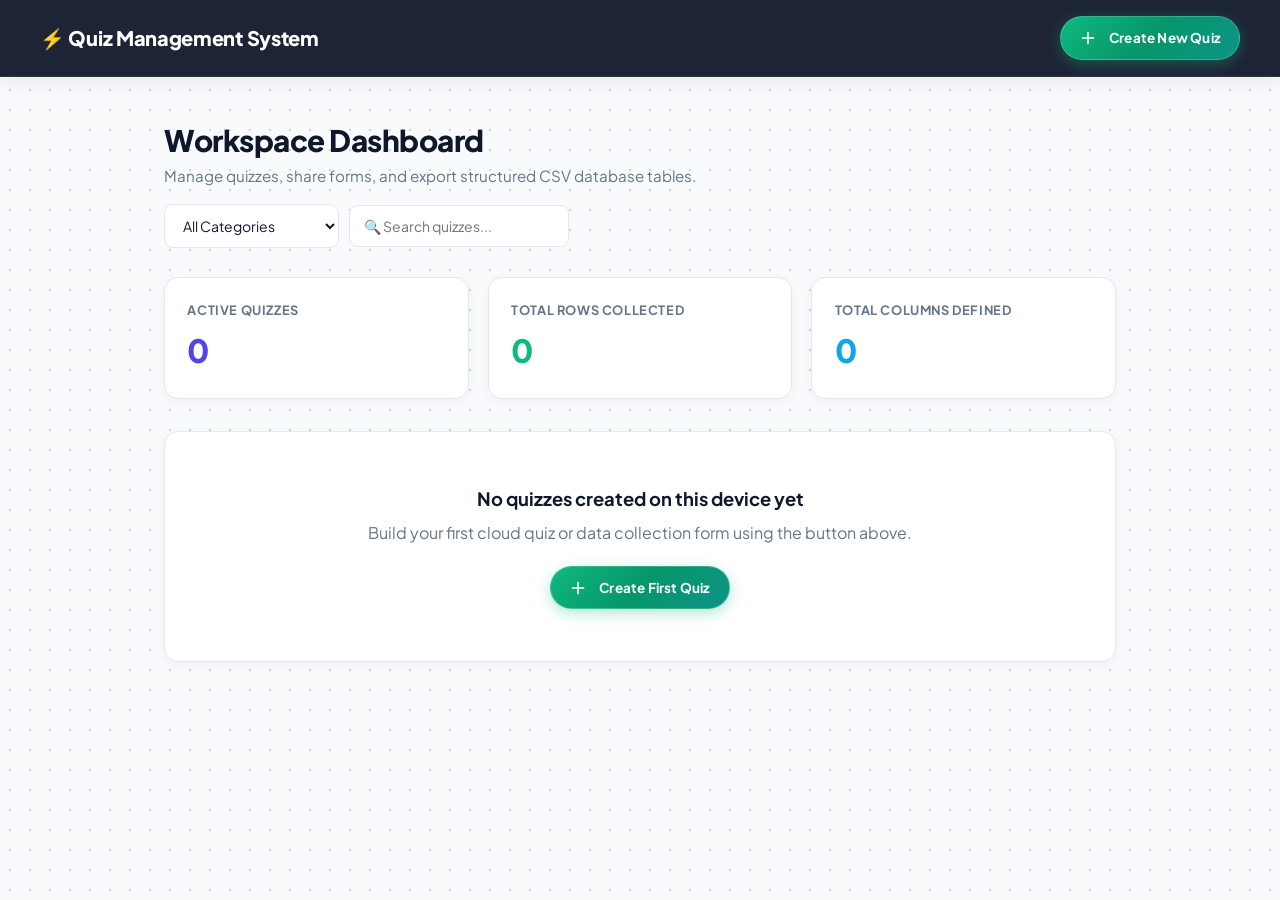
<file: index.html>
<!DOCTYPE html>
<html lang="en">
<head>
  <meta charset="UTF-8">
  <meta name="viewport" content="width=device-width, initial-scale=1.0">
  <title>Quiz Management System - Dashboard</title>
  <link rel="stylesheet" href="style.css">
  <style>
    .filter-bar {
      display: flex;
      gap: 10px;
      flex-wrap: wrap;
      align-items: center;
    }
    .filter-bar input, .filter-bar select {
      margin: 0;
    }
    .quiz-card {
      background: #ffffff;
      border: 1.5px solid #e2e8f0;
      border-left: 5px solid #4f46e5;
      border-radius: 14px;
      padding: 1.4rem 1.6rem;
      margin-bottom: 1rem;
      display: flex;
      justify-content: space-between;
      align-items: center;
      flex-wrap: wrap;
      gap: 1rem;
      box-shadow: 0 4px 12px rgba(15, 23, 42, 0.04);
      transition: all 0.2s ease;
    }
    .quiz-card:hover {
      transform: translateY(-2px);
      box-shadow: 0 10px 24px rgba(15, 23, 42, 0.08);
      border-color: #cbd5e1;
    }
    .quiz-meta {
      flex: 1;
      min-width: 240px;
    }
    .quiz-desc {
      color: #64748b;
      font-size: 0.88rem;
      margin: 4px 0 8px;
    }
    .cat-pill {
      display: inline-block;
      background: #f1f5f9;
      color: #334155;
      font-size: 11px;
      font-weight: 700;
      text-transform: uppercase;
      letter-spacing: 0.5px;
      padding: 3px 9px;
      border-radius: 6px;
      margin-left: 8px;
      vertical-align: middle;
    }
    .action-group {
      display: flex;
      flex-wrap: wrap;
      gap: 6px;
    }
    .action-group .btn {
      margin: 0;
    }
    .toast {
      position: fixed;
      bottom: 24px;
      right: 24px;
      background: #0f172a;
      color: #ffffff;
      padding: 12px 20px;
      border-radius: 10px;
      font-size: 14px;
      font-weight: 600;
      box-shadow: 0 10px 25px rgba(0, 0, 0, 0.25);
      opacity: 0;
      pointer-events: none;
      transform: translateY(10px);
      transition: all 0.25s ease;
      z-index: 300;
    }
    .toast.show {
      opacity: 1;
      transform: translateY(0);
    }
  </style>
</head>
<body>

  <nav>
    <a href="index.html" class="brand">⚡ Quiz Management System</a>
    <a href="create.html" class="btn-create">
      <svg xmlns="http://www.w3.org/2000/svg" fill="none" viewBox="0 0 24 24" stroke="currentColor" style="width:18px; height:18px; display:inline-block; vertical-align:middle; margin-right:4px;">
        <path stroke-linecap="round" stroke-linejoin="round" stroke-width="2" d="M12 4.5v15m7.5-7.5h-15" />
      </svg>
      Create New Quiz
    </a>
  </nav>

  <div class="container">
    <div class="hero-header">
      <div>
        <h1>Workspace Dashboard</h1>
        <p>Manage quizzes, share forms, and export structured CSV database tables.</p>
      </div>
      <div class="filter-bar">
        <select id="categoryFilter" onchange="renderDashboard()" style="width: 175px;">
          <option value="ALL">All Categories</option>
          <option value="General">General</option>
          <option value="Academic Quiz">Academic Quiz</option>
          <option value="Data Survey">Data Survey</option>
          <option value="Event Registration">Event Registration</option>
          <option value="Feedback">Feedback</option>
        </select>
        <input type="text" id="searchInput" placeholder="🔍 Search quizzes..." onkeyup="renderDashboard()" style="width: 220px;">
      </div>
    </div>

    <!-- Live Summary Stats -->
    <div class="stats-grid">
      <div class="stat-card">
        <div class="stat-label">Active Quizzes</div>
        <div class="stat-value" id="statQuizzes">0</div>
      </div>
      <div class="stat-card">
        <div class="stat-label">Total Rows Collected</div>
        <div class="stat-value" id="statRows" style="color: #10b981;">0</div>
      </div>
      <div class="stat-card">
        <div class="stat-label">Total Columns Defined</div>
        <div class="stat-value" id="statCols" style="color: #0ea5e9;">0</div>
      </div>
    </div>

    <!-- Quiz List Container -->
    <div id="quizList"></div>
  </div>

  <!-- Notification Toast -->
  <div id="toast" class="toast">Link copied to clipboard!</div>

  <script>
    const SHEETDB_URL = 'https://sheetdb.io/api/v1/q8x7kiy49blc5';

    function escapeHTML(str) {
      return String(str || '').replace(/[&<>"']/g, m => ({
        '&': '&amp;', '<': '&lt;', '>': '&gt;', '"': '&quot;', "'": '&#39;'
      }[m]));
    }

    function showToast(message) {
      const toast = document.getElementById('toast');
      toast.innerText = message;
      toast.classList.add('show');
      setTimeout(() => toast.classList.remove('show'), 2500);
    }

    function copyQuizLink(quizId) {
      const shareUrl = new URL(`take.html?id=${quizId}`, window.location.href).href;

      if (navigator.clipboard && navigator.clipboard.writeText) {
        navigator.clipboard.writeText(shareUrl)
          .then(() => showToast('✅ Cloud quiz link copied!'))
          .catch(() => prompt('Copy this quiz link:', shareUrl));
      } else {
        prompt('Copy this quiz link:', shareUrl);
      }
    }

    async function secureEdit(quizId) {
      try {
        const res = await fetch(`${SHEETDB_URL}?sheet=quizzes`);
        const data = await res.json();
        const quiz = Array.isArray(data) ? data.find(q => Number(q.id) === Number(quizId)) : null;
        if (!quiz) return alert('Quiz not found!');

        if (quiz.password) {
          const pwd = prompt("Enter password to edit this quiz:");
          if (pwd !== quiz.password) {
            return alert("Incorrect password!");
          }
        }
        window.location.href = `create.html?id=${quizId}`;
      } catch (err) {
        console.error('Error verifying quiz:', err);
        alert('Could not verify quiz password.');
      }
    }

    async function secureExport(quizId) {
      try {
        const res = await fetch(`${SHEETDB_URL}?sheet=quizzes`);
        const data = await res.json();
        const quiz = Array.isArray(data) ? data.find(q => Number(q.id) === Number(quizId)) : null;
        if (!quiz) return alert('Quiz not found!');

        if (quiz.password) {
          const pwd = prompt("Enter password to view Table & CSV:");
          if (pwd !== quiz.password) {
            return alert("Incorrect password!");
          }
        }
        window.location.href = `export.html?id=${quizId}`;
      } catch (err) {
        console.error('Error verifying quiz:', err);
        alert('Could not verify quiz password.');
      }
    }

    async function renderDashboard() {
      const myIds = JSON.parse(localStorage.getItem('qms_my_quiz_ids')) || [];
      const list = document.getElementById('quizList');
      
      if (myIds.length === 0) {
        document.getElementById('statQuizzes').innerText = 0;
        document.getElementById('statRows').innerText = 0;
        document.getElementById('statCols').innerText = 0;
        list.innerHTML = `
          <div class="card" style="text-align:center; padding: 3.2rem 1.5rem;">
            <h3>No quizzes created on this device yet</h3>
            <p style="color:#64748b; margin-bottom:1.3rem;">Build your first cloud quiz or data collection form using the button above.</p>
            <a href="create.html" class="btn-create">
              <svg xmlns="http://www.w3.org/2000/svg" fill="none" viewBox="0 0 24 24" stroke="currentColor" style="width:18px; height:18px; display:inline-block; vertical-align:middle; margin-right:4px;">
                <path stroke-linecap="round" stroke-linejoin="round" stroke-width="2" d="M12 4.5v15m7.5-7.5h-15" />
              </svg>
              Create First Quiz
            </a>
          </div>`;
        return;
      }

      list.innerHTML = `<div class="card" style="text-align:center; padding:2rem;"><p>Loading quizzes from Google Sheet...</p></div>`;

      try {
        const [qRes, rRes] = await Promise.all([
          fetch(`${SHEETDB_URL}?sheet=quizzes`),
          fetch(`${SHEETDB_URL}?sheet=records`)
        ]);

        const allQuizzes = await qRes.json();
        const allRecords = await rRes.json();

        const quizzes = Array.isArray(allQuizzes) ? allQuizzes.filter(q => myIds.includes(Number(q.id))) : [];
        const records = Array.isArray(allRecords) ? allRecords : [];

        let totalRows = 0;
        let totalCols = 0;
        quizzes.forEach(q => {
          const fieldsArr = q.fields ? JSON.parse(q.fields) : [];
          const quizIdNum = Number(q.id);
          const recsArr = records.filter(r => Number(r.quiz_id) === quizIdNum);
          totalCols += fieldsArr.length;
          totalRows += recsArr.length;
        });

        document.getElementById('statQuizzes').innerText = quizzes.length;
        document.getElementById('statRows').innerText = totalRows;
        document.getElementById('statCols').innerText = totalCols;

        const searchQuery = document.getElementById('searchInput').value.trim().toLowerCase();
        const selectedCategory = document.getElementById('categoryFilter').value;

        const filtered = quizzes.filter(q => {
          const titleMatch = (q.title || '').toLowerCase().includes(searchQuery);
          const cat = q.category || 'General';
          const catMatch = (selectedCategory === 'ALL') || (cat === selectedCategory);
          return titleMatch && catMatch;
        });

        list.innerHTML = '';

        if (filtered.length === 0) {
          const isEmptyWorkspace = quizzes.length === 0;
          list.innerHTML = `
            <div class="card" style="text-align:center; padding: 3.2rem 1.5rem;">
              <h3>${isEmptyWorkspace ? 'No quizzes created yet' : 'No matching quizzes found'}</h3>
              <p style="color:#64748b; margin-bottom:1.3rem;">
                ${isEmptyWorkspace
                  ? 'Build your first quiz or data collection form using the button above.'
                  : 'Try clearing your search text or switching the category filter.'}
              </p>
              ${isEmptyWorkspace ? `
                <a href="create.html" class="btn-create">
                  <svg xmlns="http://www.w3.org/2000/svg" fill="none" viewBox="0 0 24 24" stroke="currentColor" style="width:18px; height:18px; display:inline-block; vertical-align:middle; margin-right:4px;">
                    <path stroke-linecap="round" stroke-linejoin="round" stroke-width="2" d="M12 4.5v15m7.5-7.5h-15" />
                  </svg>
                  Create First Quiz
                </a>` : ''}
            </div>`;
          return;
        }

        [...filtered].reverse().forEach(quiz => {
          const quizIdNum = Number(quiz.id);
          const fieldsArr = quiz.fields ? JSON.parse(quiz.fields) : [];
          const fieldsCount = fieldsArr.length;
          const recordCount = records.filter(r => Number(r.quiz_id) === quizIdNum).length;
          const category = escapeHTML(quiz.category || 'General');
          const descHTML = quiz.description
            ? `<p class="quiz-desc">${escapeHTML(quiz.description)}</p>`
            : '';
          const lockIcon = quiz.password ? ' 🔒' : '';

          const card = document.createElement('div');
          card.className = 'quiz-card';
          card.innerHTML = `
            <div class="quiz-meta">
              <h3>${escapeHTML(quiz.title)}${lockIcon} <span class="cat-pill">${category}</span></h3>
              ${descHTML}
              <div>
                <span class="badge">📊 ${fieldsCount} Columns</span>
                <span class="badge badge-green">🗂️ ${recordCount} Rows Collected</span>
              </div>
            </div>
            <div class="action-group">
              <a href="take.html?id=${quiz.id}" class="btn btn-primary" target="_blank">▶ Give Quiz</a>
              <button type="button" onclick="secureEdit(${quiz.id})" class="btn btn-secondary">✏️ Edit</button>
              <button type="button" onclick="secureExport(${quiz.id})" class="btn btn-info">📥 Table & CSV</button>
              <button type="button" onclick="copyQuizLink(${quiz.id})" class="btn btn-secondary" title="Copy Shareable Link">🔗 Share</button>
              <button type="button" onclick="deleteQuiz(${quiz.id}, '${quiz.password || ''}')" class="btn btn-danger" title="Delete Quiz">🗑</button>
            </div>
          `;
          list.appendChild(card);
        });

      } catch (err) {
        console.error("Dashboard render error:", err);
        list.innerHTML = `<div class="card" style="text-align:center; padding:2rem;"><p style="color:red;">Error loading quizzes from Google Sheet API.</p></div>`;
      }
    }

    async function deleteQuiz(id, password) {
      if (password) {
        const pwd = prompt("Enter password to delete this quiz:");
        if (pwd !== password) {
          return alert("Incorrect password!");
        }
      }

      if (!confirm('Permanently delete quiz and all its collected table data from Google Sheet?')) return;

      try {
        await fetch(`${SHEETDB_URL}/id/${id}?sheet=quizzes`, { method: 'DELETE' });
        await fetch(`${SHEETDB_URL}/quiz_id/${id}?sheet=records`, { method: 'DELETE' });

        let myIds = JSON.parse(localStorage.getItem('qms_my_quiz_ids')) || [];
        myIds = myIds.filter(i => Number(i) !== Number(id));
        localStorage.setItem('qms_my_quiz_ids', JSON.stringify(myIds));

        showToast('🗑 Quiz deleted');
        renderDashboard();
      } catch (err) {
        alert('Error deleting quiz: ' + err.message);
      }
    }

    renderDashboard();
  </script>
</body>
</html>
</file>
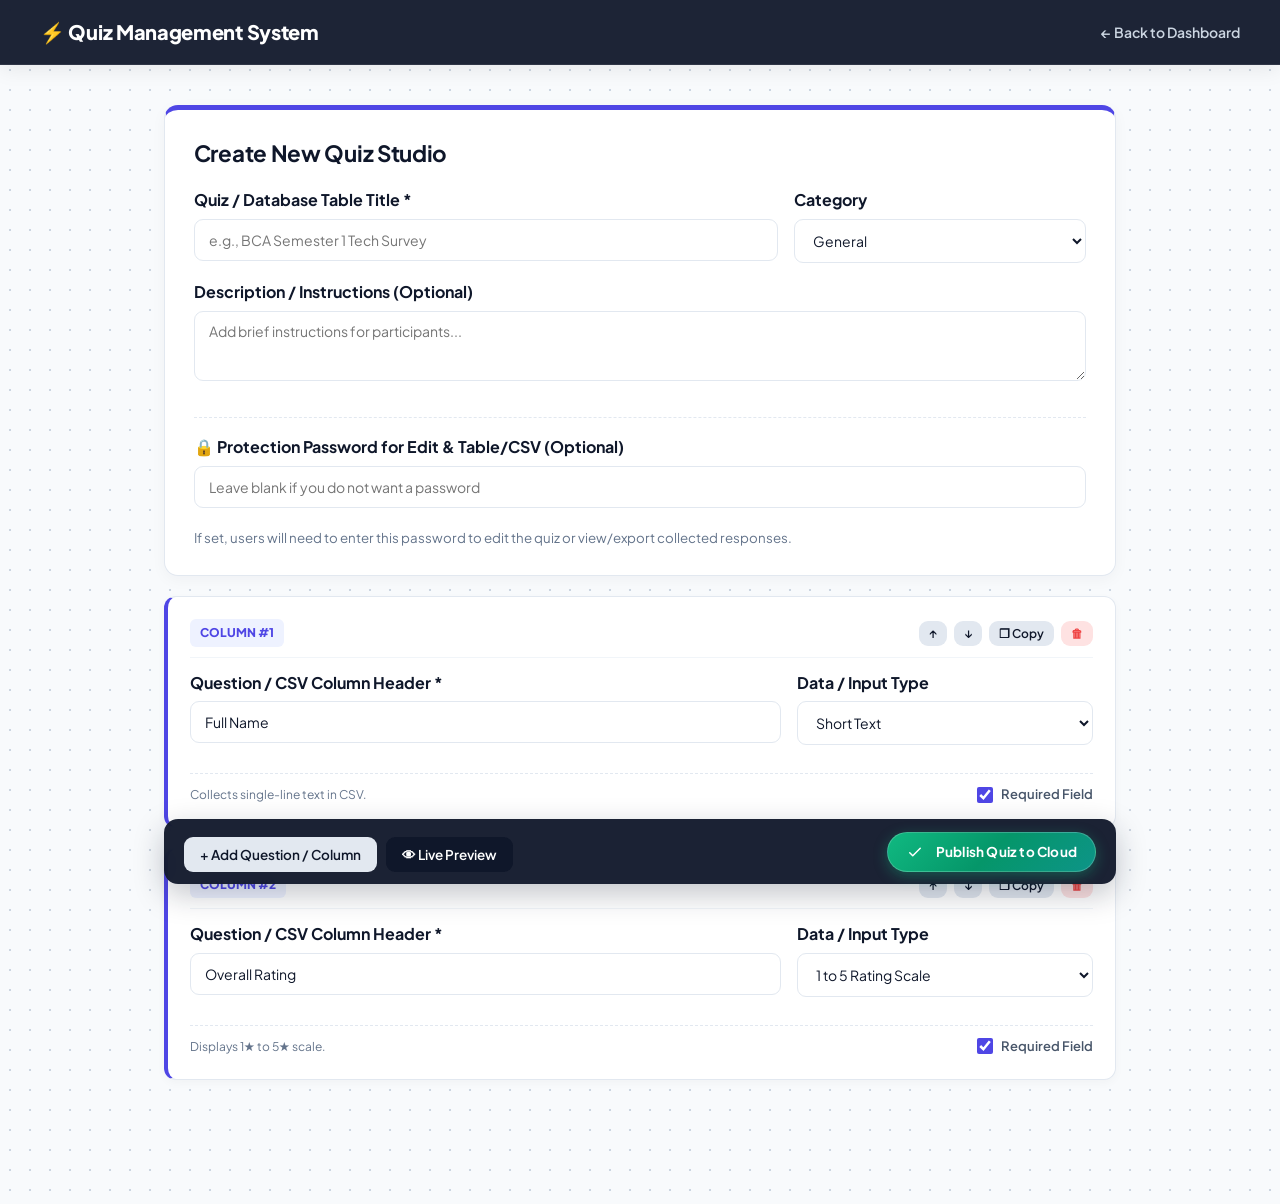
<file: create.html>
<!DOCTYPE html>
<html lang="en">
<head>
  <meta charset="UTF-8">
  <meta name="viewport" content="width=device-width, initial-scale=1.0">
  <title>Quiz Studio - Quiz Management System</title>
  <link rel="stylesheet" href="style.css">
  <style>
    .builder-header-card {
      border-top: 5px solid #4f46e5;
    }
    .meta-grid {
      display: grid;
      grid-template-columns: 2fr 1fr;
      gap: 1rem;
    }
    @media (max-width: 640px) {
      .meta-grid { grid-template-columns: 1fr; }
    }
    .field-card {
      background: #ffffff;
      border: 1.5px solid #e2e8f0;
      border-left: 4px solid #4f46e5;
      border-radius: 12px;
      padding: 1.4rem;
      margin-bottom: 1.2rem;
      box-shadow: 0 3px 10px rgba(15, 23, 42, 0.03);
      transition: all 0.2s ease;
    }
    .field-card:hover {
      border-color: #cbd5e1;
      box-shadow: 0 8px 20px rgba(15, 23, 42, 0.06);
    }
    .field-top-bar {
      display: flex;
      justify-content: space-between;
      align-items: center;
      flex-wrap: wrap;
      gap: 8px;
      margin-bottom: 12px;
      padding-bottom: 10px;
      border-bottom: 1px solid #f1f5f9;
    }
    .q-badge {
      background: #eef2ff;
      color: #4f46e5;
      font-weight: 800;
      font-size: 12px;
      padding: 4px 10px;
      border-radius: 6px;
    }
    .field-actions button {
      padding: 5px 10px;
      font-size: 12px;
      margin: 0 0 0 4px;
    }
    .field-grid {
      display: grid;
      grid-template-columns: 2fr 1fr;
      gap: 1rem;
    }
    @media (max-width: 640px) {
      .field-grid { grid-template-columns: 1fr; }
    }
    .option-row {
      display: flex;
      align-items: center;
      gap: 8px;
      margin-bottom: 8px;
    }
    .option-row input {
      margin: 0;
    }
    .field-footer {
      display: flex;
      justify-content: space-between;
      align-items: center;
      margin-top: 12px;
      padding-top: 10px;
      border-top: 1px dashed #e2e8f0;
    }
    .toggle-wrap {
      display: inline-flex;
      align-items: center;
      gap: 8px;
      font-size: 13px;
      font-weight: 600;
      color: #475569;
      cursor: pointer;
    }
    .toggle-wrap input {
      accent-color: #4f46e5;
      width: 16px;
      height: 16px;
      cursor: pointer;
    }
    .sticky-toolbar {
      position: sticky;
      bottom: 16px;
      background: rgba(15, 23, 42, 0.95);
      backdrop-filter: blur(10px);
      padding: 12px 20px;
      border-radius: 14px;
      display: flex;
      justify-content: space-between;
      align-items: center;
      flex-wrap: wrap;
      gap: 10px;
      box-shadow: 0 10px 30px rgba(15, 23, 42, 0.25);
      z-index: 50;
    }
    textarea {
      width: 100%;
      padding: 10px 14px;
      margin: 6px 0 14px;
      border: 1.5px solid #e2e8f0;
      border-radius: 9px;
      font-size: 14px;
      resize: vertical;
      min-height: 70px;
    }
    textarea:focus {
      outline: none;
      border-color: #4f46e5;
      box-shadow: 0 0 0 3px rgba(79, 70, 229, 0.15);
    }
    .modal-backdrop {
      display: none;
      position: fixed;
      inset: 0;
      background: rgba(15, 23, 42, 0.65);
      backdrop-filter: blur(4px);
      z-index: 200;
      padding: 2rem 1rem;
      overflow-y: auto;
    }
    .modal-box {
      max-width: 700px;
      margin: 0 auto;
      background: white;
      border-radius: 16px;
      padding: 2rem;
      box-shadow: 0 20px 50px rgba(0, 0, 0, 0.3);
    }
  </style>
</head>
<body>

  <nav>
    <a href="index.html" class="brand">⚡ Quiz Management System</a>
    <a href="index.html">← Back to Dashboard</a>
  </nav>

  <div class="container">
    <div class="card builder-header-card">
      <h2 id="studioHeading">Create New Quiz Studio</h2>
      <div class="meta-grid">
        <div>
          <label><b>Quiz / Database Table Title *</b></label>
          <input type="text" id="quizTitle" placeholder="e.g., BCA Semester 1 Tech Survey" required>
        </div>
        <div>
          <label><b>Category</b></label>
          <select id="quizCategory">
            <option value="General">General</option>
            <option value="Academic Quiz">Academic Quiz</option>
            <option value="Data Survey">Data Survey</option>
            <option value="Event Registration">Event Registration</option>
            <option value="Feedback">Feedback</option>
          </select>
        </div>
      </div>
      <label><b>Description / Instructions (Optional)</b></label>
      <textarea id="quizDesc" placeholder="Add brief instructions for participants..."></textarea>

      <!-- Password Protection at Bottom of Creation Card -->
      <div style="margin-top: 1rem; border-top: 1px dashed #e2e8f0; padding-top: 1rem;">
        <label><b>🔒 Protection Password for Edit & Table/CSV (Optional)</b></label>
        <input type="text" id="quizPassword" placeholder="Leave blank if you do not want a password">
        <small style="color:#64748b;">If set, users will need to enter this password to edit the quiz or view/export collected responses.</small>
      </div>
    </div>

    <div id="fieldsContainer"></div>

    <div class="sticky-toolbar">
      <div>
        <button type="button" class="btn btn-secondary" onclick="addField()">+ Add Question / Column</button>
        <button type="button" class="btn btn-info" onclick="openPreview()">👁 Live Preview</button>
      </div>
      <button type="button" class="btn-create" onclick="saveQuiz()">
        <svg xmlns="http://www.w3.org/2000/svg" fill="none" viewBox="0 0 24 24" stroke="currentColor" style="width:18px; height:18px; display:inline-block; vertical-align:middle; margin-right:4px;">
          <path stroke-linecap="round" stroke-linejoin="round" stroke-width="2" d="M5 13l4 4L19 7" />
        </svg>
        <span id="saveBtnText">Publish Quiz to Cloud</span>
      </button>
    </div>
  </div>

  <div id="previewModal" class="modal-backdrop">
    <div class="modal-box">
      <div style="display:flex; justify-content:space-between; align-items:center; margin-bottom:1rem;">
        <h2 style="margin:0;">👁 Form Preview</h2>
        <button type="button" class="btn btn-danger" onclick="closePreview()">✕ Close</button>
      </div>
      <div id="previewContent"></div>
    </div>
  </div>

  <script>
    const SHEETDB_URL = 'https://sheetdb.io/api/v1/q8x7kiy49blc5';
    const params = new URLSearchParams(window.location.search);
    const editQuizId = params.get('id') ? Number(params.get('id')) : null;
    let uidCounter = 0;

    async function init() {
      if (editQuizId) {
        try {
          const res = await fetch(`${SHEETDB_URL}?sheet=quizzes`);
          const data = await res.json();
          const existing = Array.isArray(data) ? data.find(q => Number(q.id) === Number(editQuizId)) : null;
          
          if (existing) {
            if (existing.password) {
              const pwd = prompt("Enter password to edit this quiz:");
              if (pwd !== existing.password) {
                alert("Incorrect password!");
                window.location.href = "index.html";
                return;
              }
            }

            document.getElementById('studioHeading').innerText = 'Edit Quiz Studio';
            document.getElementById('saveBtnText').innerText = 'Save Changes';
            
            document.getElementById('quizTitle').value = existing.title || '';
            document.getElementById('quizCategory').value = existing.category || 'General';
            document.getElementById('quizDesc').value = existing.description || '';
            document.getElementById('quizPassword').value = existing.password || '';
            
            const parsedFields = existing.fields ? JSON.parse(existing.fields) : [];
            if (Array.isArray(parsedFields) && parsedFields.length > 0) {
              parsedFields.forEach(f => addField(f));
            } else {
              addField();
            }
          } else {
            alert('Quiz not found for editing.');
            window.location.href = 'index.html';
          }
        } catch (e) {
          console.error('Error loading quiz:', e);
          alert('Could not load quiz from cloud.');
          window.location.href = 'index.html';
        }
      } else {
        addField({ label: 'Full Name', type: 'text', required: true, options: [] });
        addField({ label: 'Overall Rating', type: 'rating', required: true, options: ['1','2','3','4','5'] });
      }
    }

    function addField(preset = null) {
      uidCounter++;
      const id = uidCounter;
      const container = document.getElementById('fieldsContainer');

      const div = document.createElement('div');
      div.className = 'field-card';
      div.id = `card_${id}`;

      const labelVal = preset ? preset.label : '';
      const typeVal = preset ? preset.type : 'text';
      const reqVal = preset ? (preset.required !== false) : true;
      const opts = (preset && preset.options && preset.options.length)
        ? preset.options
        : ['Option 1', 'Option 2'];

      div.innerHTML = `
        <div class="field-top-bar">
          <span class="q-badge">COLUMN #1</span>
          <div class="field-actions">
            <button type="button" class="btn btn-secondary" title="Move Up" onclick="moveField(${id}, -1)">↑</button>
            <button type="button" class="btn btn-secondary" title="Move Down" onclick="moveField(${id}, 1)">↓</button>
            <button type="button" class="btn btn-secondary" title="Duplicate" onclick="duplicateField(${id})">❐ Copy</button>
            <button type="button" class="btn btn-danger" title="Delete" onclick="removeField(${id})">🗑</button>
          </div>
        </div>

        <div class="field-grid">
          <div>
            <label><b>Question / CSV Column Header *</b></label>
            <input type="text" class="f-label" value="${escapeAttr(labelVal)}" placeholder="e.g., Student Name, Roll No">
          </div>
          <div>
            <label><b>Data / Input Type</b></label>
            <select class="f-type" onchange="handleTypeChange(${id}, this.value)">
              <option value="text" ${typeVal === 'text' ? 'selected' : ''}>Short Text</option>
              <option value="paragraph" ${typeVal === 'paragraph' ? 'selected' : ''}>Long Paragraph</option>
              <option value="number" ${typeVal === 'number' ? 'selected' : ''}>Number</option>
              <option value="mcq" ${typeVal === 'mcq' ? 'selected' : ''}>Multiple Choice (Single)</option>
              <option value="checkbox" ${typeVal === 'checkbox' ? 'selected' : ''}>Checkboxes (Multi-Select)</option>
              <option value="rating" ${typeVal === 'rating' ? 'selected' : ''}>1 to 5 Rating Scale</option>
            </select>
          </div>
        </div>

        <div id="optsWrap_${id}" style="display:${(typeVal === 'mcq' || typeVal === 'checkbox') ? 'block' : 'none'}; margin-top:6px;">
          <label><b>Choices / Options</b></label>
          <div id="optList_${id}"></div>
          <button type="button" class="btn btn-secondary" style="font-size:12px; padding:6px 12px;" onclick="addOptionRow(${id}, '')">+ Add Option</button>
        </div>

        <div class="field-footer">
          <span style="font-size:12px; color:#64748b;" id="hint_${id}"></span>
          <label class="toggle-wrap">
            <input type="checkbox" class="f-req" ${reqVal ? 'checked' : ''}> Required Field
          </label>
        </div>
      `;

      container.appendChild(div);
      opts.forEach(o => addOptionRow(id, o));
      handleTypeChange(id, typeVal);
      renumberCards();
    }

    function addOptionRow(cardId, textVal) {
      const list = document.getElementById(`optList_${cardId}`);
      const row = document.createElement('div');
      row.className = 'option-row';
      row.innerHTML = `
        <input type="text" class="opt-input" value="${escapeAttr(textVal)}" placeholder="Option text...">
        <button type="button" class="btn btn-danger" style="margin:0; padding:8px 11px;" onclick="this.parentElement.remove()">✕</button>
      `;
      list.appendChild(row);
    }

    function handleTypeChange(cardId, type) {
      const wrap = document.getElementById(`optsWrap_${cardId}`);
      const hint = document.getElementById(`hint_${cardId}`);
      wrap.style.display = (type === 'mcq' || type === 'checkbox') ? 'block' : 'none';

      const hints = {
        text: 'Collects single-line text in CSV.',
        paragraph: 'Collects multi-line feedback in CSV.',
        number: 'Validates numeric input only.',
        mcq: 'Participant picks one option.',
        checkbox: 'Participant can pick multiple options.',
        rating: 'Displays 1★ to 5★ scale.'
      };
      hint.innerText = hints[type] || '';
    }

    function moveField(cardId, direction) {
      const card = document.getElementById(`card_${cardId}`);
      const container = document.getElementById('fieldsContainer');
      if (direction === -1 && card.previousElementSibling) {
        container.insertBefore(card, card.previousElementSibling);
      } else if (direction === 1 && card.nextElementSibling) {
        container.insertBefore(card.nextElementSibling, card);
      }
      renumberCards();
    }

    function duplicateField(cardId) {
      const card = document.getElementById(`card_${cardId}`);
      const data = extractCardData(card);
      addField(data);
    }

    function removeField(cardId) {
      const container = document.getElementById('fieldsContainer');
      if (container.children.length <= 1) {
        return alert('A quiz must have at least one question/column.');
      }
      document.getElementById(`card_${cardId}`).remove();
      renumberCards();
    }

    function renumberCards() {
      const cards = document.querySelectorAll('.field-card');
      cards.forEach((card, idx) => {
        card.querySelector('.q-badge').innerText = `COLUMN #${idx + 1}`;
      });
    }

    function extractCardData(card) {
      const label = card.querySelector('.f-label').value.trim();
      const type = card.querySelector('.f-type').value;
      const required = card.querySelector('.f-req').checked;
      let options = [];

      if (type === 'mcq' || type === 'checkbox') {
        card.querySelectorAll('.opt-input').forEach(inp => {
          if (inp.value.trim() !== '') options.push(inp.value.trim());
        });
      } else if (type === 'rating') {
        options = ['1', '2', '3', '4', '5'];
      }
      return { label, type, required, options };
    }

    function buildQuizObject() {
      const title = document.getElementById('quizTitle').value.trim();
      if (!title) {
        alert('Please enter a Quiz Title!');
        return null;
      }

      const cards = document.querySelectorAll('.field-card');
      if (cards.length === 0) {
        alert('Add at least one question!');
        return null;
      }

      const fields = [];
      for (let i = 0; i < cards.length; i++) {
        const item = extractCardData(cards[i]);
        if (!item.label) {
          alert(`Please enter a name/question for Column #${i + 1}.`);
          return null;
        }
        if ((item.type === 'mcq' || item.type === 'checkbox') && item.options.length < 2) {
          alert(`Column #${i + 1} ("${item.label}") needs at least 2 valid options.`);
          return null;
        }
        fields.push(item);
      }

      return {
        id: editQuizId ? editQuizId : Date.now(),
        title: title,
        category: document.getElementById('quizCategory').value,
        description: document.getElementById('quizDesc').value.trim(),
        password: document.getElementById('quizPassword').value.trim(),
        fields: JSON.stringify(fields)
      };
    }

    async function saveQuiz() {
      const quizObj = buildQuizObject();
      if (!quizObj) return;

      try {
        if (editQuizId) {
          await fetch(`${SHEETDB_URL}/id/${editQuizId}?sheet=quizzes`, {
            method: 'PUT',
            headers: { 'Accept': 'application/json', 'Content-Type': 'application/json' },
            body: JSON.stringify({ data: quizObj })
          });
        } else {
          await fetch(`${SHEETDB_URL}?sheet=quizzes`, {
            method: 'POST',
            headers: { 'Accept': 'application/json', 'Content-Type': 'application/json' },
            body: JSON.stringify({ data: quizObj })
          });
          
          let myIds = JSON.parse(localStorage.getItem('qms_my_quiz_ids')) || [];
          myIds.push(quizObj.id);
          localStorage.setItem('qms_my_quiz_ids', JSON.stringify(myIds));
        }

        window.location.href = 'index.html';
      } catch (err) {
        alert('Error saving to Google Sheet: ' + err.message);
      }
    }

    function openPreview() {
      const quizObj = buildQuizObject();
      if (!quizObj) return;

      const fieldsArr = JSON.parse(quizObj.fields);

      let html = `<h3>${escapeHTML(quizObj.title)} <span class="badge">${escapeHTML(quizObj.category)}</span></h3>`;
      if (quizObj.description) html += `<p style="color:#64748b; margin-bottom:1rem;">${escapeHTML(quizObj.description)}</p>`;

      fieldsArr.forEach((f, idx) => {
        html += `<div class="card" style="background:#f8fafc; padding:1rem;">
          <p><b>${idx + 1}. ${escapeHTML(f.label)}</b> ${f.required ? '<span style="color:#ef4444;">*</span>' : '<span style="color:#64748b; font-size:12px;">(Optional)</span>'}</p>`;

        if (f.type === 'text') html += `<input type="text" disabled placeholder="Short answer text">`;
        else if (f.type === 'paragraph') html += `<textarea disabled placeholder="Long paragraph answer"></textarea>`;
        else if (f.type === 'number') html += `<input type="number" disabled placeholder="0">`;
        else if (f.type === 'mcq' || f.type === 'rating') {
          f.options.forEach(o => {
            html += `<label class="option-label" style="display:block; margin-top:4px;"><input type="radio" disabled> ${escapeHTML(f.type === 'rating' ? o + ' ★' : o)}</label>`;
          });
        } else if (f.type === 'checkbox') {
          f.options.forEach(o => {
            html += `<label class="option-label" style="display:block; margin-top:4px;"><input type="checkbox" disabled> ${escapeHTML(o)}</label>`;
          });
        }
        html += `</div>`;
      });

      document.getElementById('previewContent').innerHTML = html;
      document.getElementById('previewModal').style.display = 'block';
    }

    function closePreview() {
      document.getElementById('previewModal').style.display = 'none';
    }

    function escapeHTML(str) {
      return String(str).replace(/[&<>"']/g, m => ({'&':'&amp;','<':'&lt;','>':'&gt;','"':'&quot;',"'":'&#39;'}[m]));
    }

    function escapeAttr(str) {
      return String(str).replace(/"/g, '&quot;');
    }

    init();
  </script>
</body>
</html>
</file>
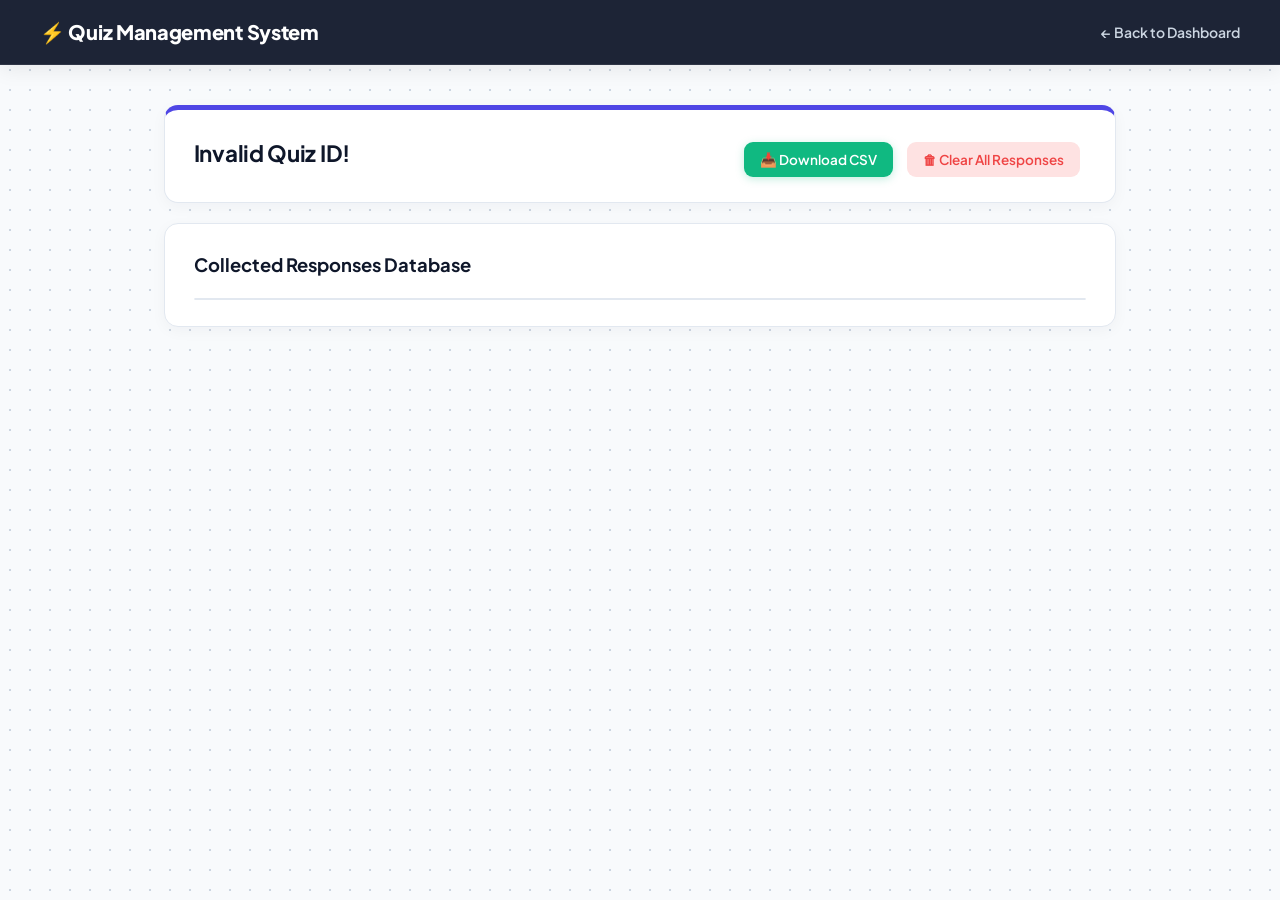
<file: export.html>
<!DOCTYPE html>
<html lang="en">
<head>
  <meta charset="UTF-8">
  <meta name="viewport" content="width=device-width, initial-scale=1.0">
  <title>Responses & CSV Table - Quiz Management System</title>
  <link rel="stylesheet" href="style.css">
</head>
<body>
  <nav>
    <a href="index.html" class="brand">⚡ Quiz Management System</a>
    <a href="index.html">← Back to Dashboard</a>
  </nav>

  <div class="container">
    <div class="card" style="border-top: 5px solid #4f46e5;">
      <div style="display:flex; justify-content:space-between; align-items:center; flex-wrap:wrap; gap:10px;">
        <div>
          <h2 id="quizTitle" style="margin:0;">Loading Table...</h2>
          <p id="recordCountText" style="color:#64748b; font-size:13.5px; margin-top:4px;"></p>
        </div>
        <div style="display:flex; gap:8px; flex-wrap:wrap;">
          <button onclick="downloadCSV()" class="btn btn-success">📥 Download CSV</button>
          <button onclick="clearAllResponses()" class="btn btn-danger">🗑 Clear All Responses</button>
        </div>
      </div>
    </div>

    <div class="card">
      <h3>Collected Responses Database</h3>
      <div class="table-wrapper">
        <table id="dataTable">
          <thead><tr id="tableHeader"></tr></thead>
          <tbody id="tableBody"></tbody>
        </table>
      </div>
    </div>
  </div>

  <script>
    const SHEETDB_URL = 'https://sheetdb.io/api/v1/q8x7kiy49blc5';
    const params = new URLSearchParams(window.location.search);
    const quizId = Number(params.get('id'));

    let quiz = null;
    let records = [];

    async function init() {
      if (!quizId) {
        document.getElementById('quizTitle').innerText = 'Invalid Quiz ID!';
        return;
      }

      try {
        const qRes = await fetch(`${SHEETDB_URL}?sheet=quizzes`);
        const qData = await qRes.json();
        quiz = Array.isArray(qData) ? qData.find(q => Number(q.id) === Number(quizId)) : null;
        
        if (!quiz) {
          document.getElementById('quizTitle').innerText = 'Quiz not found!';
          return;
        }
        quiz.fields = quiz.fields ? JSON.parse(quiz.fields) : [];

        if (quiz.password) {
          const pwd = prompt("Enter password to view Table & CSV data:");
          if (pwd !== quiz.password) {
            alert("Incorrect password!");
            window.location.href = "index.html";
            return;
          }
        }

        await loadRecords();
      } catch (err) {
        console.error('Error loading quiz data:', err);
        document.getElementById('quizTitle').innerText = 'Error connecting to Google Sheet.';
      }
    }

    async function loadRecords() {
      try {
        const rRes = await fetch(`${SHEETDB_URL}?sheet=records`);
        const allRecords = await rRes.json();
        records = Array.isArray(allRecords) 
          ? allRecords.filter(r => Number(r.quiz_id) === Number(quizId))
          : [];
        renderTable();
      } catch (err) {
        console.error('Error loading records:', err);
        alert('Could not load responses from cloud.');
      }
    }

    function renderTable() {
      if (!quiz) return;
      document.getElementById('quizTitle').innerText = quiz.title + ' — Data Table';
      document.getElementById('recordCountText').innerText = `Total Rows Collected: ${records.length}`;

      const headerRow = document.getElementById('tableHeader');
      const bodyRow = document.getElementById('tableBody');

      let htmlHeaders = `<th>#</th><th>Timestamp</th>`;
      quiz.fields.forEach(f => {
        htmlHeaders += `<th>${escapeHTML(f.label)}</th>`;
      });
      htmlHeaders += `<th>Action</th>`;
      headerRow.innerHTML = htmlHeaders;

      if (records.length === 0) {
        bodyRow.innerHTML = `<tr><td colspan="${quiz.fields.length + 3}" style="text-align:center; color:#64748b; padding:2rem;">No responses collected yet. Share the quiz link to collect data!</td></tr>`;
        return;
      }

      let htmlBody = '';
      records.forEach((rec, index) => {
        const valuesArr = typeof rec.values === 'string' ? JSON.parse(rec.values) : (rec.values || []);
        htmlBody += `<tr>
          <td><b>${index + 1}</b></td>
          <td><span style="color:#64748b; font-size:12px;">${escapeHTML(rec.timestamp)}</span></td>`;
        
        quiz.fields.forEach((f, fIdx) => {
          const val = valuesArr[fIdx] !== undefined ? valuesArr[fIdx] : '';
          htmlBody += `<td>${escapeHTML(val)}</td>`;
        });

        htmlBody += `<td><button onclick="deleteRow(${rec.id})" class="btn btn-danger" style="padding:4px 8px; font-size:11px; margin:0;">🗑 Delete</button></td>`;
        htmlBody += `</tr>`;
      });
      bodyRow.innerHTML = htmlBody;
    }

    async function deleteRow(recordId) {
      if (!confirm(`Delete this response row?`)) return;
      try {
        await fetch(`${SHEETDB_URL}/id/${recordId}?sheet=records`, { method: 'DELETE' });
        await loadRecords();
      } catch (err) {
        alert('Error deleting row: ' + err.message);
      }
    }

    async function clearAllResponses() {
      if (!confirm('Clear all collected responses for this quiz from Google Sheet?')) return;
      try {
        await fetch(`${SHEETDB_URL}/quiz_id/${quizId}?sheet=records`, { method: 'DELETE' });
        await loadRecords();
      } catch (err) {
        alert('Error clearing responses: ' + err.message);
      }
    }

    function escapeCSV(val) {
      if (val === null || val === undefined) return '';
      const str = String(val);
      if (str.includes(',') || str.includes('"') || str.includes('\n') || str.includes('\r')) {
        return `"${str.replace(/"/g, '""')}"`;
      }
      return str;
    }

    function downloadCSV() {
      if (records.length === 0) {
        return alert('No data available to download.');
      }
      let csvRows = [];
      
      let headers = [];
      quiz.fields.forEach(f => headers.push(escapeCSV(f.label)));
      csvRows.push(headers.join(','));

      records.forEach((rec) => {
        const valuesArr = typeof rec.values === 'string' ? JSON.parse(rec.values) : (rec.values || []);
        let row = [];
        quiz.fields.forEach((f, fIdx) => {
          const val = valuesArr[fIdx] !== undefined ? valuesArr[fIdx] : '';
          row.push(escapeCSV(val));
        });
        csvRows.push(row.join(','));
      });

      const blob = new Blob(['\ufeff' + csvRows.join('\n')], { type: 'text/csv;charset=utf-8;' });
      const url = window.URL.createObjectURL(blob);
      const a = document.createElement('a');
      a.setAttribute('href', url);
      a.setAttribute('download', `${quiz.title.replace(/[^a-z0-9]/gi, '_').toLowerCase()}_responses.csv`);
      document.body.appendChild(a);
      a.click();
      document.body.removeChild(a);
    }

    function escapeHTML(str) {
      return String(str || '').replace(/[&<>"']/g, m => ({
        '&': '&amp;', '<': '&lt;', '>': '&gt;', '"': '&quot;', "'": '&#39;'
      }[m]));
    }

    init();
  </script>
</body>
</html>
</file>
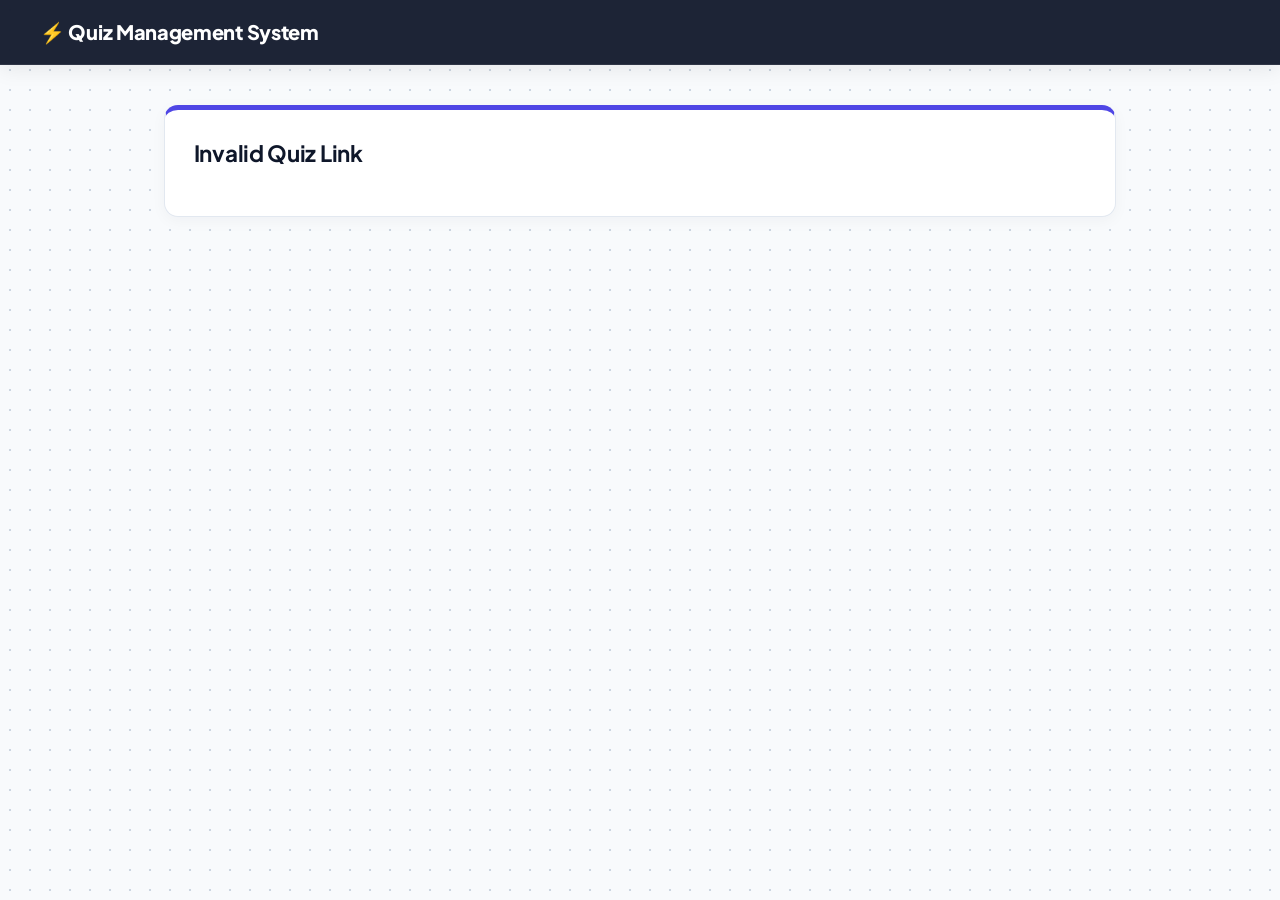
<file: take.html>
<!DOCTYPE html>
<html lang="en">
<head>
  <meta charset="UTF-8">
  <meta name="viewport" content="width=device-width, initial-scale=1.0">
  <title>Take Quiz - Quiz Management System</title>
  <link rel="stylesheet" href="style.css">
</head>
<body>

  <!-- Minimalist Navbar for Shared Links -->
  <nav>
    <span class="brand">⚡ Quiz Management System</span>
  </nav>

  <div class="container">
    <div class="card" id="quizCardContainer" style="border-top: 5px solid #4f46e5;">
      <div style="display:flex; justify-content:space-between; align-items:center; flex-wrap:wrap; gap:8px;">
        <h2 id="quizTitle" style="margin:0;">Loading...</h2>
        <span id="quizCat" class="badge">General</span>
      </div>
      <p id="quizDesc" style="color:#64748b; margin-top:8px; margin-bottom:1.2rem;"></p>

      <form id="quizForm">
        <div id="questionsList"></div>
        <button type="submit" class="btn-create" style="margin-top:10px;">
          <svg xmlns="http://www.w3.org/2000/svg" fill="none" viewBox="0 0 24 24" stroke="currentColor" style="width:18px; height:18px; display:inline-block; vertical-align:middle; margin-right:4px;">
            <path stroke-linecap="round" stroke-linejoin="round" stroke-width="2" d="M5 13l4 4L19 7" />
          </svg>
          Submit Response
        </button>
      </form>
    </div>

    <!-- Thank You Success Card (Hidden until submission) -->
    <div id="thankYouCard" class="card" style="display:none; text-align:center; padding: 4rem 2rem; border-top: 5px solid #10b981;">
      <div style="font-size: 3rem; margin-bottom: 1rem;">🎉</div>
      <h2 style="color: #0f172a; margin-bottom: 0.5rem;">Thank You!</h2>
      <p style="color: #64748b; font-size: 1.05rem; margin-bottom: 1.5rem;">Your response has been successfully recorded in the cloud.</p>
      <div style="display: flex; justify-content: center; gap: 10px; flex-wrap: wrap;">
        <button onclick="window.location.reload()" class="btn btn-secondary">Submit Another Response</button>
        <a href="index.html" class="btn btn-primary">← Back to Dashboard</a>
      </div>
    </div>
  </div>

  <script>
    const SHEETDB_URL = 'https://sheetdb.io/api/v1/q8x7kiy49blc5';
    const params = new URLSearchParams(window.location.search);
    const quizId = params.get('id') ? Number(params.get('id')) : null;

    let quiz = null;

    async function loadQuizFromCloud() {
      if (!quizId) {
        document.getElementById('quizTitle').innerText = 'Invalid Quiz Link';
        document.getElementById('quizCat').style.display = 'none';
        document.getElementById('quizForm').style.display = 'none';
        return;
      }

      try {
        const res = await fetch(`${SHEETDB_URL}?sheet=quizzes`);
        const data = await res.json();
        const quizObj = Array.isArray(data) ? data.find(q => Number(q.id) === Number(quizId)) : null;
        
        if (!quizObj) {
          document.getElementById('quizTitle').innerText = 'Quiz not found!';
          document.getElementById('quizCat').style.display = 'none';
          document.getElementById('quizForm').style.display = 'none';
          return;
        }

        quiz = quizObj;
        quiz.fields = quiz.fields ? JSON.parse(quiz.fields) : [];

        document.getElementById('quizTitle').innerText = quiz.title;
        document.getElementById('quizCat').innerText = quiz.category || 'General';
        document.getElementById('quizDesc').innerText = quiz.description || '';

        const container = document.getElementById('questionsList');

        quiz.fields.forEach((field, idx) => {
          const box = document.createElement('div');
          box.className = 'card';
          box.style.background = '#f8fafc';
          const reqAttr = field.required !== false ? 'required' : '';
          const reqMark = field.required !== false
            ? '<span style="color:#ef4444;">*</span>'
            : '<span style="color:#64748b; font-size:12px;">(Optional)</span>';

          let inputHTML = '';
          if (field.type === 'text') {
            inputHTML = `<input type="text" name="col_${idx}" placeholder="Enter your answer..." ${reqAttr}>`;
          } else if (field.type === 'paragraph') {
            inputHTML = `<textarea name="col_${idx}" rows="3" style="width:100%; padding:10px; border-radius:9px; border:1.5px solid #e2e8f0; margin-top:6px;" placeholder="Write detailed response..." ${reqAttr}></textarea>`;
          } else if (field.type === 'number') {
            inputHTML = `<input type="number" step="any" name="col_${idx}" placeholder="Enter a number..." ${reqAttr}>`;
          } else if (field.type === 'checkbox') {
            (field.options || []).forEach(opt => {
              inputHTML += `
                <label class="option-label" style="display:block; margin-top:6px; cursor:pointer;">
                  <input type="checkbox" name="col_${idx}" value="${escapeAttr(opt)}" style="accent-color:#4f46e5; width:16px; height:16px; margin-right:8px;"> ${escapeHTML(opt)}
                </label>`;
            });
          } else {
            (field.options || []).forEach(opt => {
              const display = field.type === 'rating' ? `${escapeHTML(opt)} ★` : escapeHTML(opt);
              inputHTML += `
                <label class="option-label" style="display:block; margin-top:6px; cursor:pointer;">
                  <input type="radio" name="col_${idx}" value="${escapeAttr(opt)}" ${reqAttr} style="margin-right:8px;"> ${display}
                </label>`;
            });
          }

          box.innerHTML = `<p><b>${idx + 1}. ${escapeHTML(field.label)}</b> ${reqMark}</p>${inputHTML}`;
          container.appendChild(box);
        });

      } catch (err) {
        console.error('Failed to load quiz from Google Sheet:', err);
        document.getElementById('quizTitle').innerText = 'Error loading quiz from cloud.';
        document.getElementById('quizForm').style.display = 'none';
      }
    }

    document.getElementById('quizForm').addEventListener('submit', async function(e) {
      e.preventDefault();
      if (!quiz) return;

      const rowValues = [];
      for (let idx = 0; idx < quiz.fields.length; idx++) {
        const field = quiz.fields[idx];
        const isReq = field.required !== false;

        if (field.type === 'text' || field.type === 'paragraph' || field.type === 'number') {
          const val = document.querySelector(`[name="col_${idx}"]`).value.trim();
          rowValues.push(val);
        } else if (field.type === 'checkbox') {
          const checked = Array.from(document.querySelectorAll(`input[name="col_${idx}"]:checked`)).map(el => el.value);
          if (isReq && checked.length === 0) {
            return alert(`Please select at least one option for "${field.label}".`);
          }
          rowValues.push(checked.join('; '));
        } else {
          const checked = document.querySelector(`input[name="col_${idx}"]:checked`);
          rowValues.push(checked ? checked.value : '');
        }
      }

      const recordData = {
        id: Date.now(),
        quiz_id: quiz.id,
        timestamp: new Date().toLocaleString(),
        values: JSON.stringify(rowValues)
      };

      try {
        const res = await fetch(`${SHEETDB_URL}?sheet=records`, {
          method: 'POST',
          headers: { 'Accept': 'application/json', 'Content-Type': 'application/json' },
          body: JSON.stringify({ data: recordData })
        });

        if (!res.ok) throw new Error('Server response failed');

        document.getElementById('quizCardContainer').style.display = 'none';
        document.getElementById('thankYouCard').style.display = 'block';
        window.scrollTo({ top: 0, behavior: 'smooth' });
      } catch (err) {
        alert('Error submitting response to Google Sheet: ' + err.message);
      }
    });

    function escapeHTML(str) {
      return String(str || '').replace(/[&<>"']/g, m => ({'&':'&amp;','<':'&lt;','>':'&gt;','"':'&quot;',"'":'&#39;'}[m]));
    }
    function escapeAttr(str) {
      return String(str || '').replace(/"/g, '&quot;');
    }

    loadQuizFromCloud();
  </script>
</body>
</html>
</file>
<file: style.css>
@import url('https://fonts.googleapis.com/css2?family=Plus+Jakarta+Sans:wght@400;500;600;700;800&display=swap');

:root {
  --primary: #4f46e5;
  --primary-hover: #4338ca;
  --secondary: #64748b;
  --success: #10b981;
  --success-hover: #059669;
  --info: #0ea5e9;
  --danger: #ef4444;
  --danger-hover: #dc2626;
  --bg: #f8fafc;
  --card-bg: #ffffff;
  --text-main: #0f172a;
  --text-muted: #64748b;
  --border: #e2e8f0;
}

* {
  box-sizing: border-box;
  font-family: 'Plus Jakarta Sans', -apple-system, BlinkMacSystemFont, sans-serif;
  margin: 0;
  padding: 0;
}

body {
  background-color: var(--bg);
  background-image: radial-gradient(#cbd5e1 0.75px, transparent 0.75px);
  background-size: 20px 20px;
  color: var(--text-main);
  line-height: 1.6;
  min-height: 100vh;
}

/* Modern Sticky Glass Navbar */
nav {
  background: rgba(15, 23, 42, 0.94);
  backdrop-filter: blur(12px);
  color: white;
  padding: 1rem 2.5rem;
  display: flex;
  justify-content: space-between;
  align-items: center;
  position: sticky;
  top: 0;
  z-index: 100;
  border-bottom: 1px solid rgba(255, 255, 255, 0.08);
  box-shadow: 0 4px 20px rgba(0, 0, 0, 0.08);
}

.brand {
  font-size: 1.25rem;
  font-weight: 800;
  color: white;
  text-decoration: none;
  display: flex;
  align-items: center;
  gap: 10px;
  letter-spacing: -0.3px;
}

nav a:not(.brand):not(.btn):not(.btn-create) {
  color: #cbd5e1;
  text-decoration: none;
  font-weight: 600;
  font-size: 14px;
  transition: color 0.2s;
}

nav a:not(.brand):not(.btn):not(.btn-create):hover {
  color: white;
}

.container {
  max-width: 1000px;
  margin: 2.5rem auto;
  padding: 0 1.5rem;
}

/* Hero & Stats Grid */
.hero-header {
  display: flex;
  justify-content: space-between;
  align-items: center;
  flex-wrap: wrap;
  gap: 1rem;
  margin-bottom: 1.8rem;
}

.hero-header h1 {
  font-size: 1.85rem;
  font-weight: 800;
  letter-spacing: -0.5px;
  color: var(--text-main);
}

.hero-header p {
  color: var(--text-muted);
  font-size: 0.95rem;
}

.stats-grid {
  display: grid;
  grid-template-columns: repeat(auto-fit, minmax(220px, 1fr));
  gap: 1.2rem;
  margin-bottom: 2rem;
}

.stat-card {
  background: var(--card-bg);
  padding: 1.4rem;
  border-radius: 14px;
  border: 1px solid var(--border);
  box-shadow: 0 4px 12px rgba(15, 23, 42, 0.04);
  transition: transform 0.2s ease;
}

.stat-card:hover {
  transform: translateY(-2px);
}

.stat-label {
  font-size: 0.8rem;
  font-weight: 700;
  text-transform: uppercase;
  letter-spacing: 0.6px;
  color: var(--text-muted);
}

.stat-value {
  font-size: 2rem;
  font-weight: 800;
  color: var(--primary);
  margin-top: 4px;
}

/* Cards */
.card {
  background: var(--card-bg);
  padding: 1.6rem 1.8rem;
  border-radius: 14px;
  border: 1px solid var(--border);
  box-shadow: 0 4px 15px rgba(15, 23, 42, 0.04);
  margin-bottom: 1.25rem;
  transition: all 0.22s ease;
}

.card:hover {
  box-shadow: 0 10px 25px rgba(15, 23, 42, 0.08);
  border-color: #cbd5e1;
}

h2 {
  font-size: 1.4rem;
  font-weight: 700;
  margin-bottom: 1rem;
  letter-spacing: -0.3px;
}

h3 {
  font-size: 1.15rem;
  font-weight: 700;
  margin-bottom: 0.4rem;
}

h4 {
  font-size: 1rem;
  font-weight: 700;
  color: var(--primary);
  margin-bottom: 0.7rem;
}

/* Inputs & Form Controls */
input[type="text"], input[type="number"], select, textarea {
  width: 100%;
  padding: 11px 14px;
  margin: 6px 0 16px;
  border: 1.5px solid var(--border);
  border-radius: 9px;
  font-size: 14px;
  background: #ffffff;
  color: var(--text-main);
  transition: border-color 0.2s, box-shadow 0.2s;
}

input[type="text"]:focus, input[type="number"]:focus, select:focus, textarea:focus {
  outline: none;
  border-color: var(--primary);
  box-shadow: 0 0 0 3px rgba(79, 70, 229, 0.15);
}

/* Standard Action Buttons */
button, .btn {
  display: inline-flex;
  align-items: center;
  justify-content: center;
  gap: 6px;
  padding: 9px 16px;
  border: none;
  border-radius: 9px;
  cursor: pointer;
  font-size: 13.5px;
  font-weight: 600;
  text-decoration: none;
  margin-right: 6px;
  margin-top: 6px;
  transition: all 0.18s ease;
}

button:active, .btn:active {
  transform: scale(0.97);
}

.btn-primary { background: var(--primary); color: white; box-shadow: 0 2px 8px rgba(79, 70, 229, 0.25); }
.btn-primary:hover { background: var(--primary-hover); }

.btn-success { background: var(--success); color: white; box-shadow: 0 2px 8px rgba(16, 185, 129, 0.25); }
.btn-success:hover { background: var(--success-hover); }

.btn-info { background: #0f172a; color: white; }
.btn-info:hover { background: #334155; }

.btn-danger { background: #fee2e2; color: var(--danger); }
.btn-danger:hover { background: var(--danger); color: white; }

.btn-secondary { background: #e2e8f0; color: var(--text-main); }
.btn-secondary:hover { background: #cbd5e1; }

/* Modern Emerald Gradient Pill CTA Button (Fixed Sizing) */
.btn-create {
  background: linear-gradient(135deg, #10b981 0%, #059669 50%, #0d9488 100%);
  color: #ffffff !important;
  padding: 10px 18px;
  border-radius: 999px;
  font-size: 13.5px;
  font-weight: 700;
  letter-spacing: 0.2px;
  text-decoration: none;
  border: 1px solid rgba(255, 255, 255, 0.2);
  box-shadow: 0 4px 14px rgba(16, 185, 129, 0.35);
  display: inline-flex;
  align-items: center;
  gap: 8px;
  margin: 0;
  white-space: nowrap;
  transition: all 0.25s cubic-bezier(0.4, 0, 0.2, 1);
}

.btn-create:hover {
  transform: translateY(-2px);
  box-shadow: 0 6px 20px rgba(16, 185, 129, 0.5);
  background: linear-gradient(135deg, #34d399 0%, #10b981 50%, #0f766e 100%);
}

.btn-create svg {
  width: 18px !important;
  height: 18px !important;
  min-width: 18px !important;
  min-height: 18px !important;
  stroke-width: 2.5;
  flex-shrink: 0;
  transition: transform 0.25s ease;
}

.btn-create:hover svg {
  transform: rotate(90deg);
}

/* Badges */
.badge {
  display: inline-block;
  background: #eef2ff;
  color: var(--primary);
  border: 1px solid #c7d2fe;
  padding: 4px 10px;
  border-radius: 20px;
  font-size: 12px;
  font-weight: 600;
  margin-right: 6px;
  margin-top: 4px;
}

.badge-green {
  background: #ecfdf5;
  color: #059669;
  border-color: #a7f3d0;
}

/* Option Cards / Radio / Checkbox Labels */
.option-label {
  display: flex;
  align-items: center;
  gap: 10px;
  padding: 10px 14px;
  margin: 8px 0;
  background: white;
  border: 1.5px solid var(--border);
  border-radius: 9px;
  cursor: pointer;
  font-weight: 500;
  transition: all 0.15s ease;
}

.option-label:hover {
  border-color: var(--primary);
  background: #eef2ff;
}

input[type="radio"], input[type="checkbox"] {
  accent-color: var(--primary);
  width: 16px;
  height: 16px;
}

/* Database Table Styling */
.table-wrapper {
  overflow-x: auto;
  margin-top: 1.2rem;
  border-radius: 10px;
  border: 1px solid var(--border);
}

table {
  width: 100%;
  border-collapse: collapse;
  font-size: 13.5px;
}

th, td {
  padding: 12px 16px;
  text-align: left;
  border-bottom: 1px solid var(--border);
  white-space: nowrap;
}

th {
  background-color: #f8fafc;
  font-weight: 700;
  color: var(--text-muted);
  text-transform: uppercase;
  font-size: 12px;
  letter-spacing: 0.5px;
}

tr:hover td {
  background-color: #f1f5f9;
}
</file>
